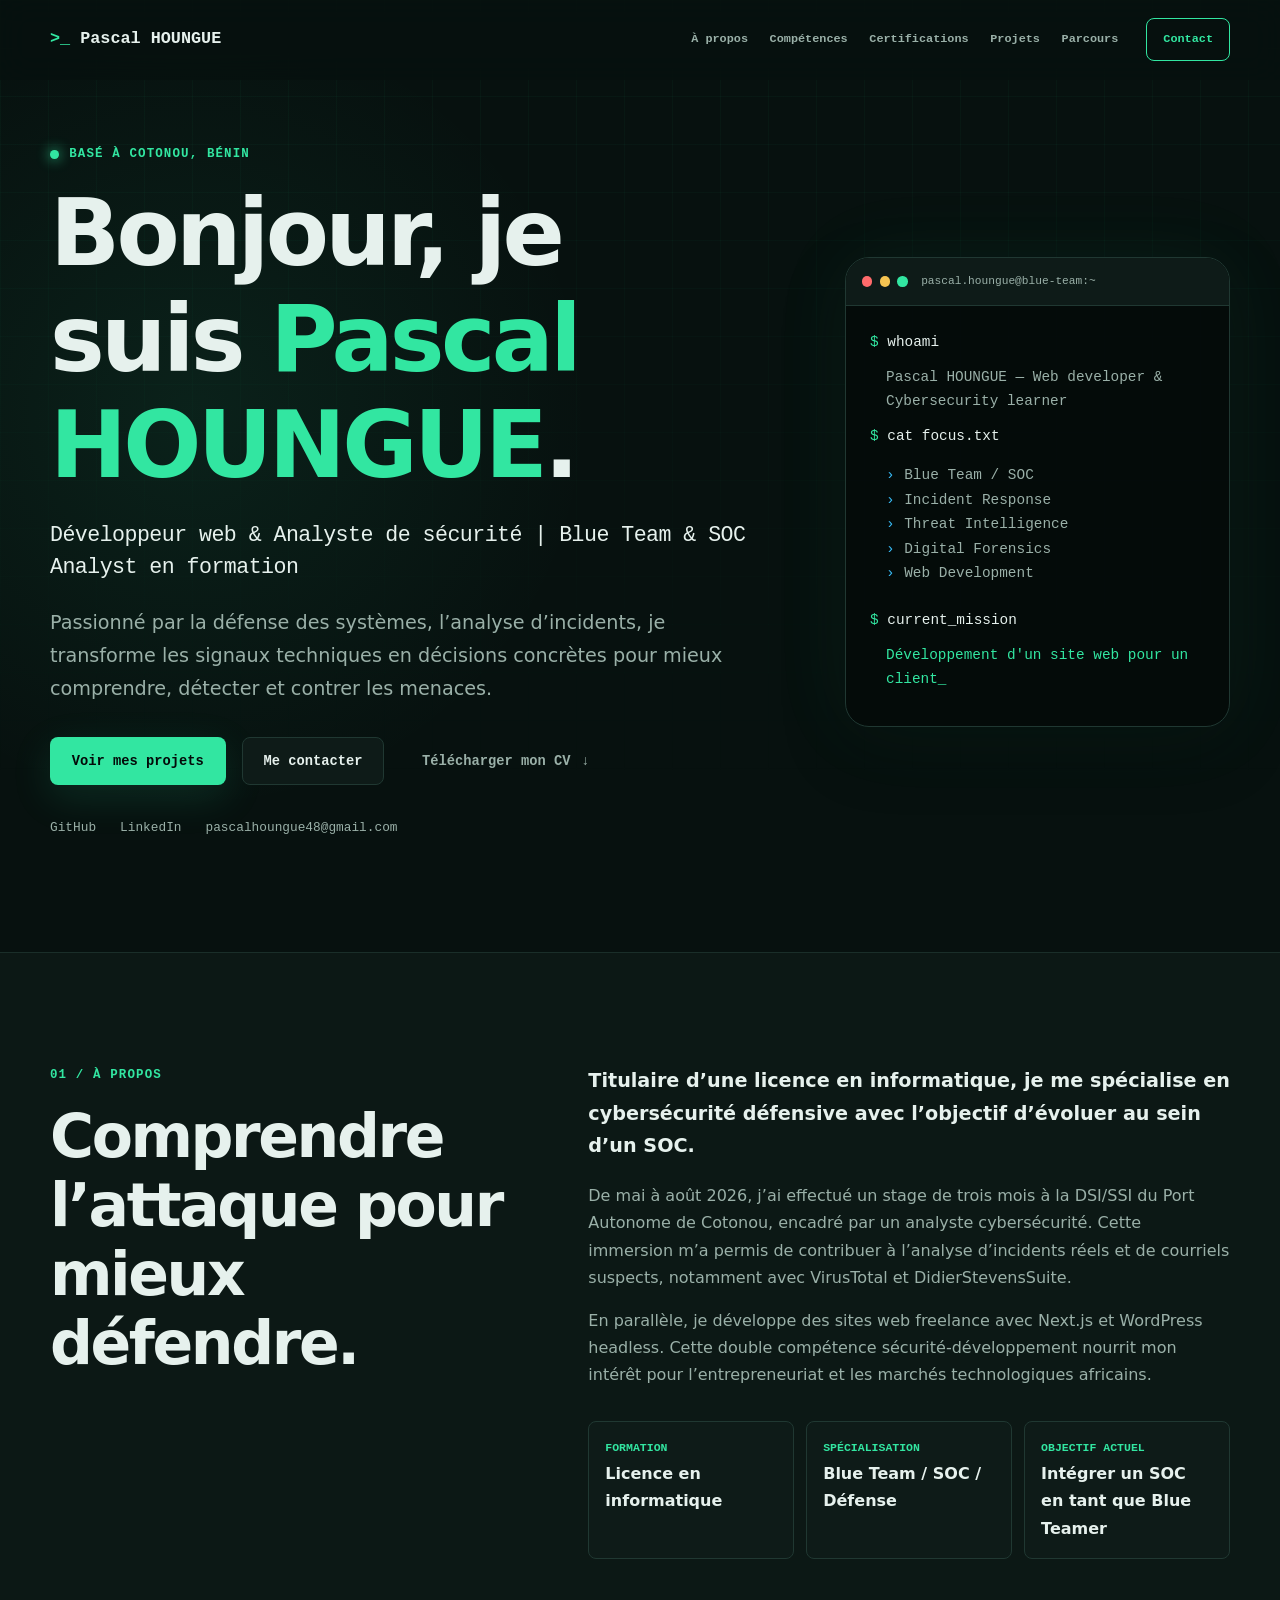
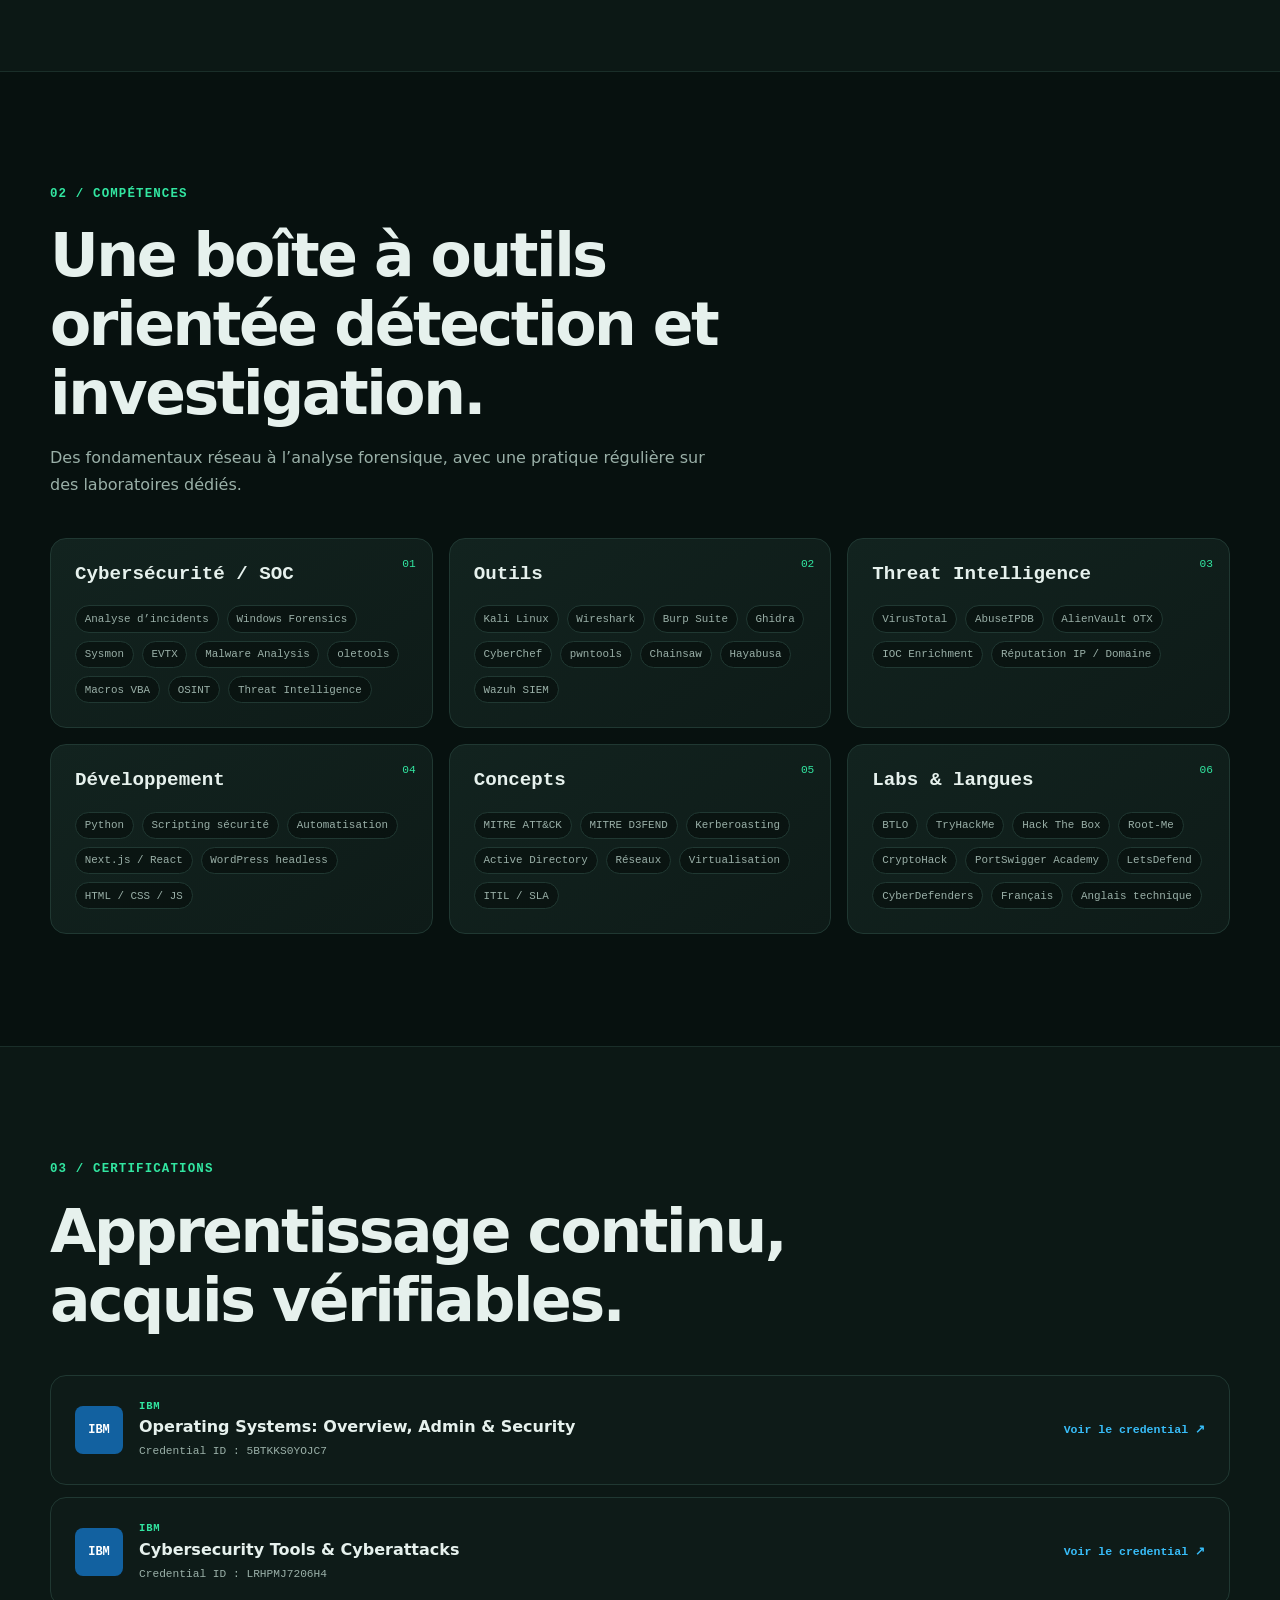
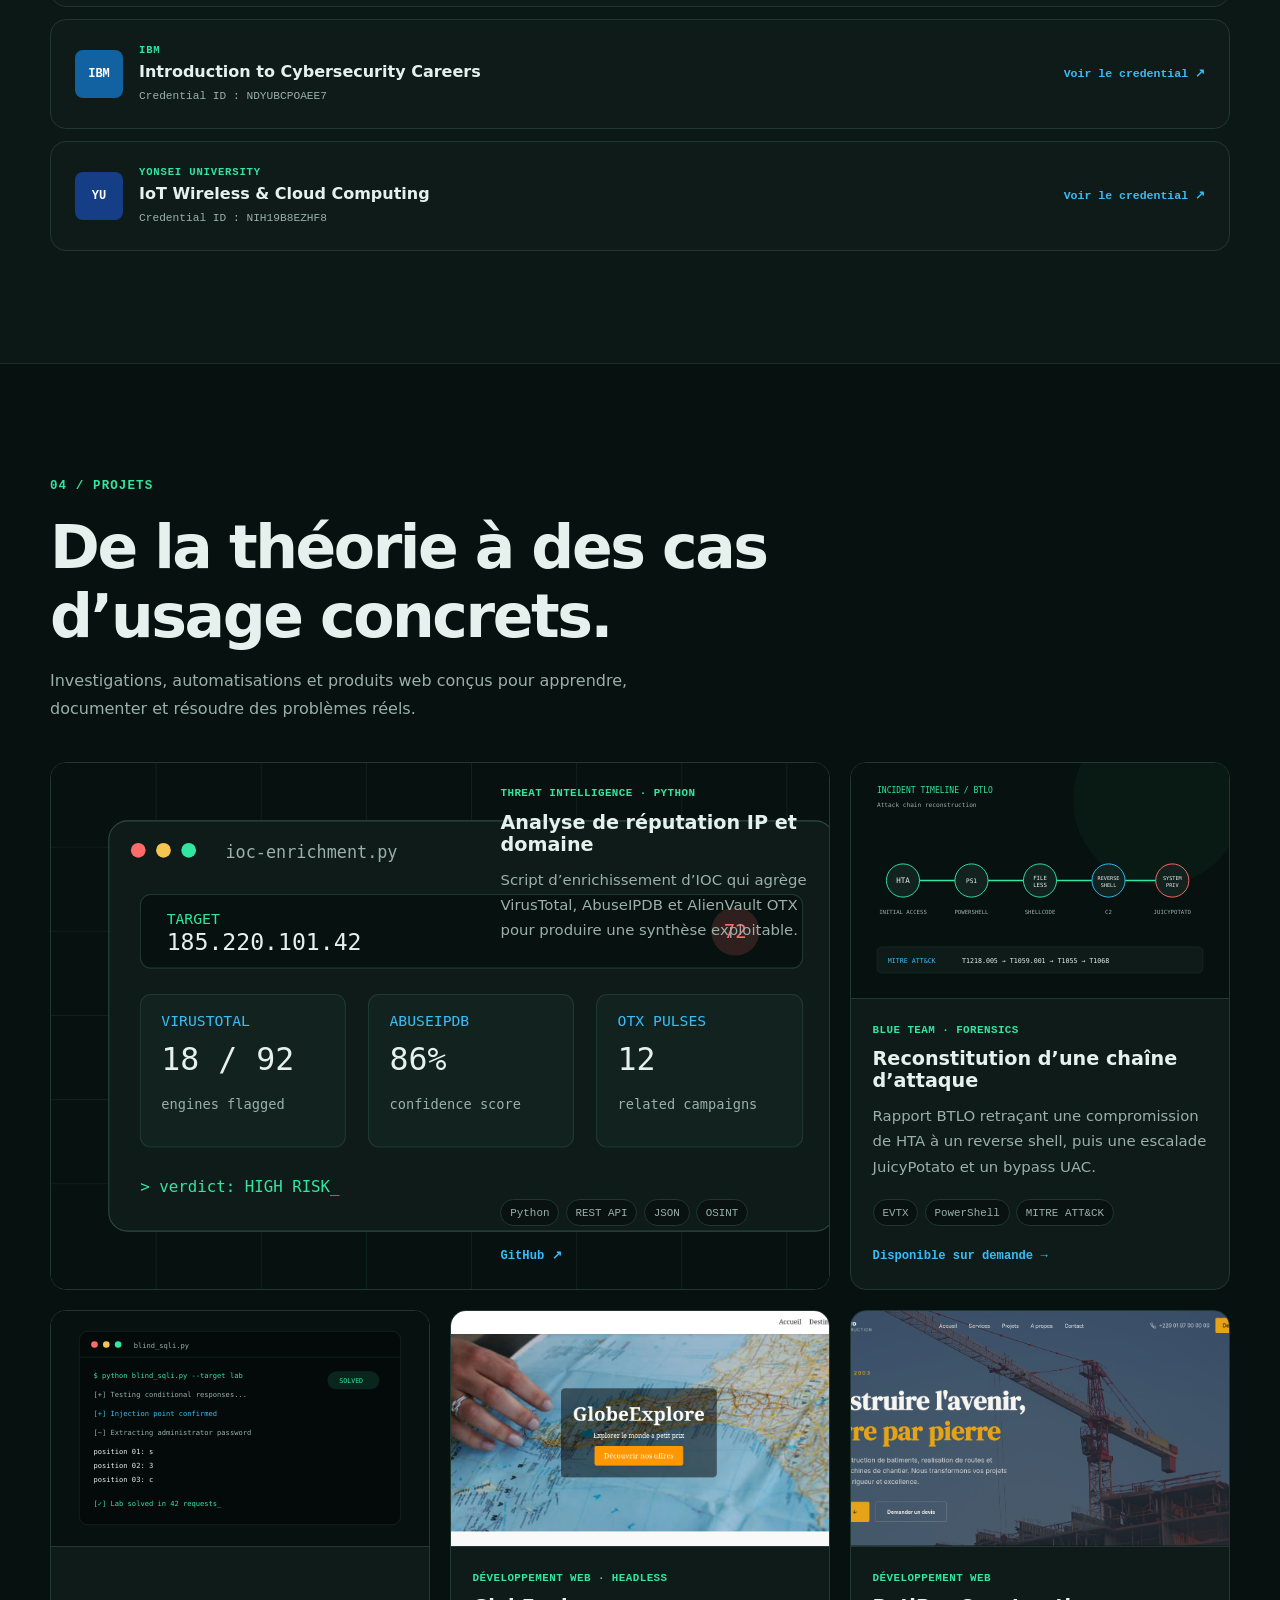
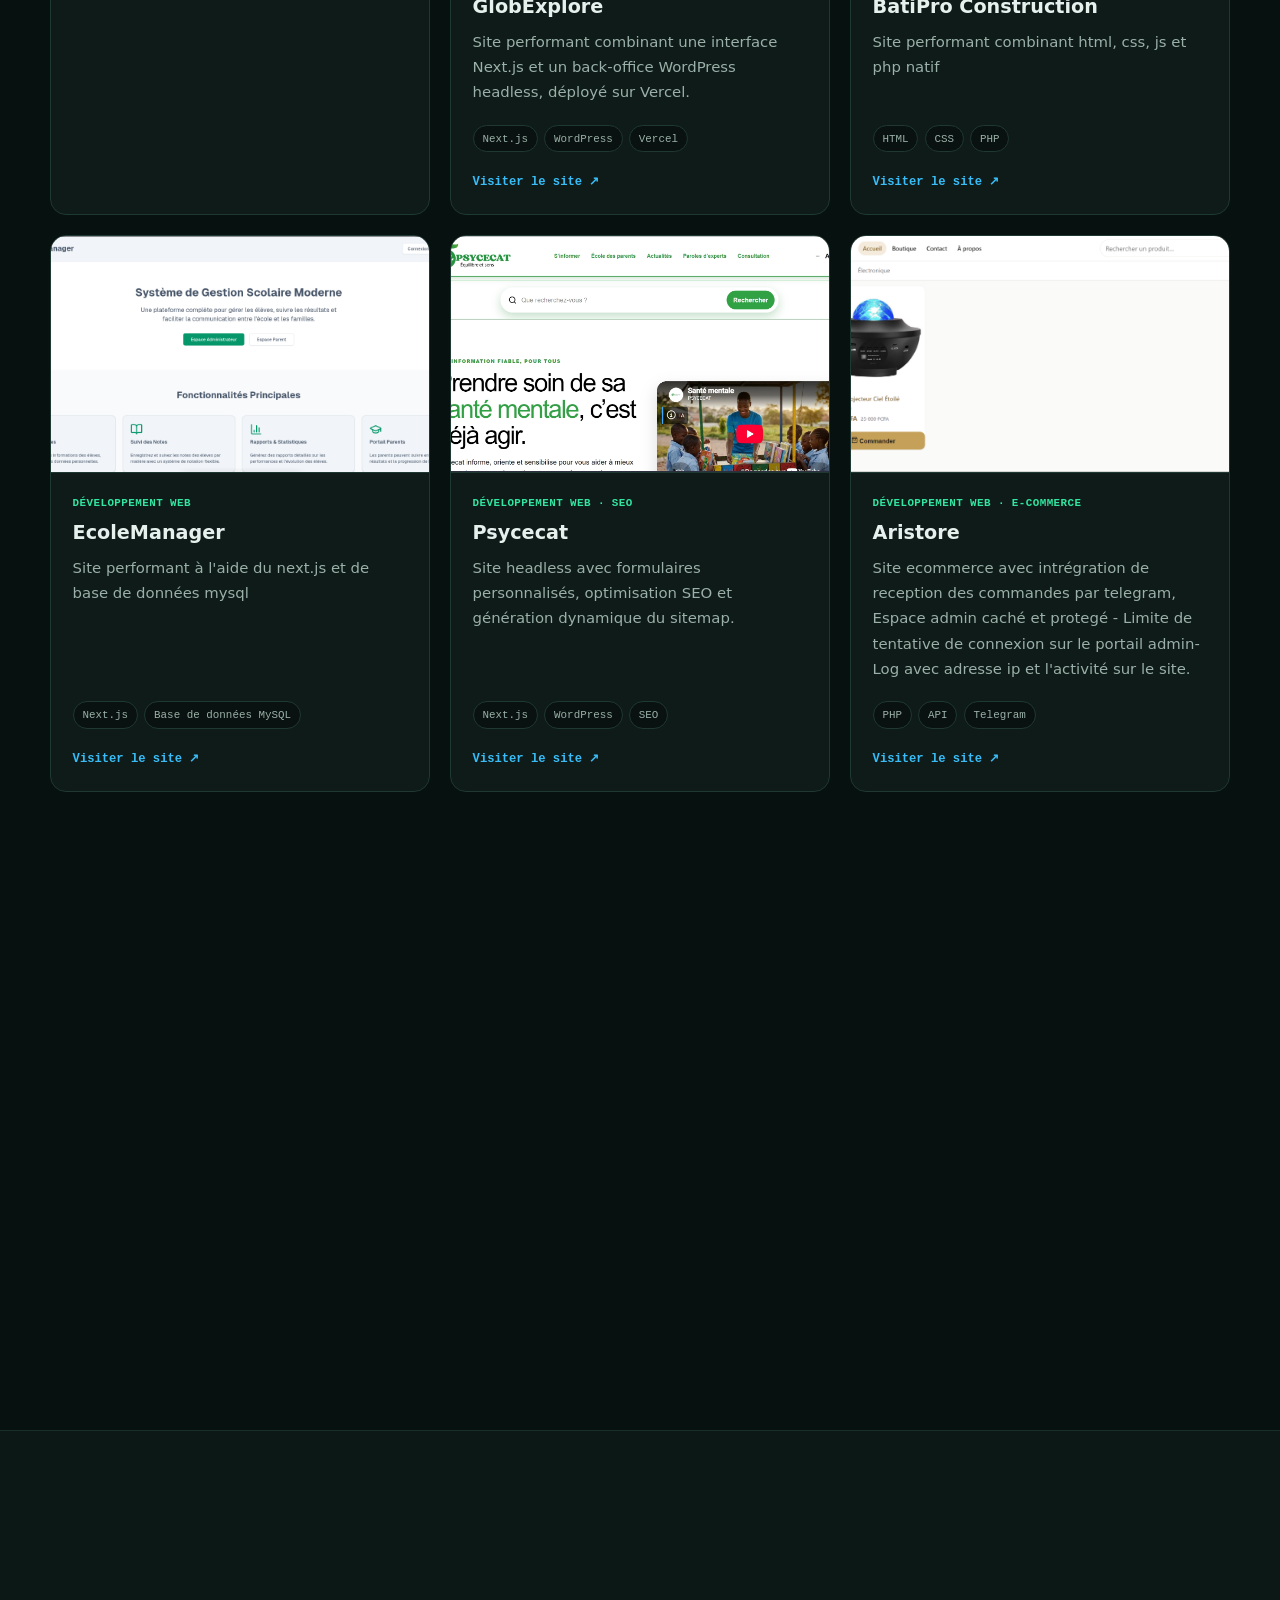
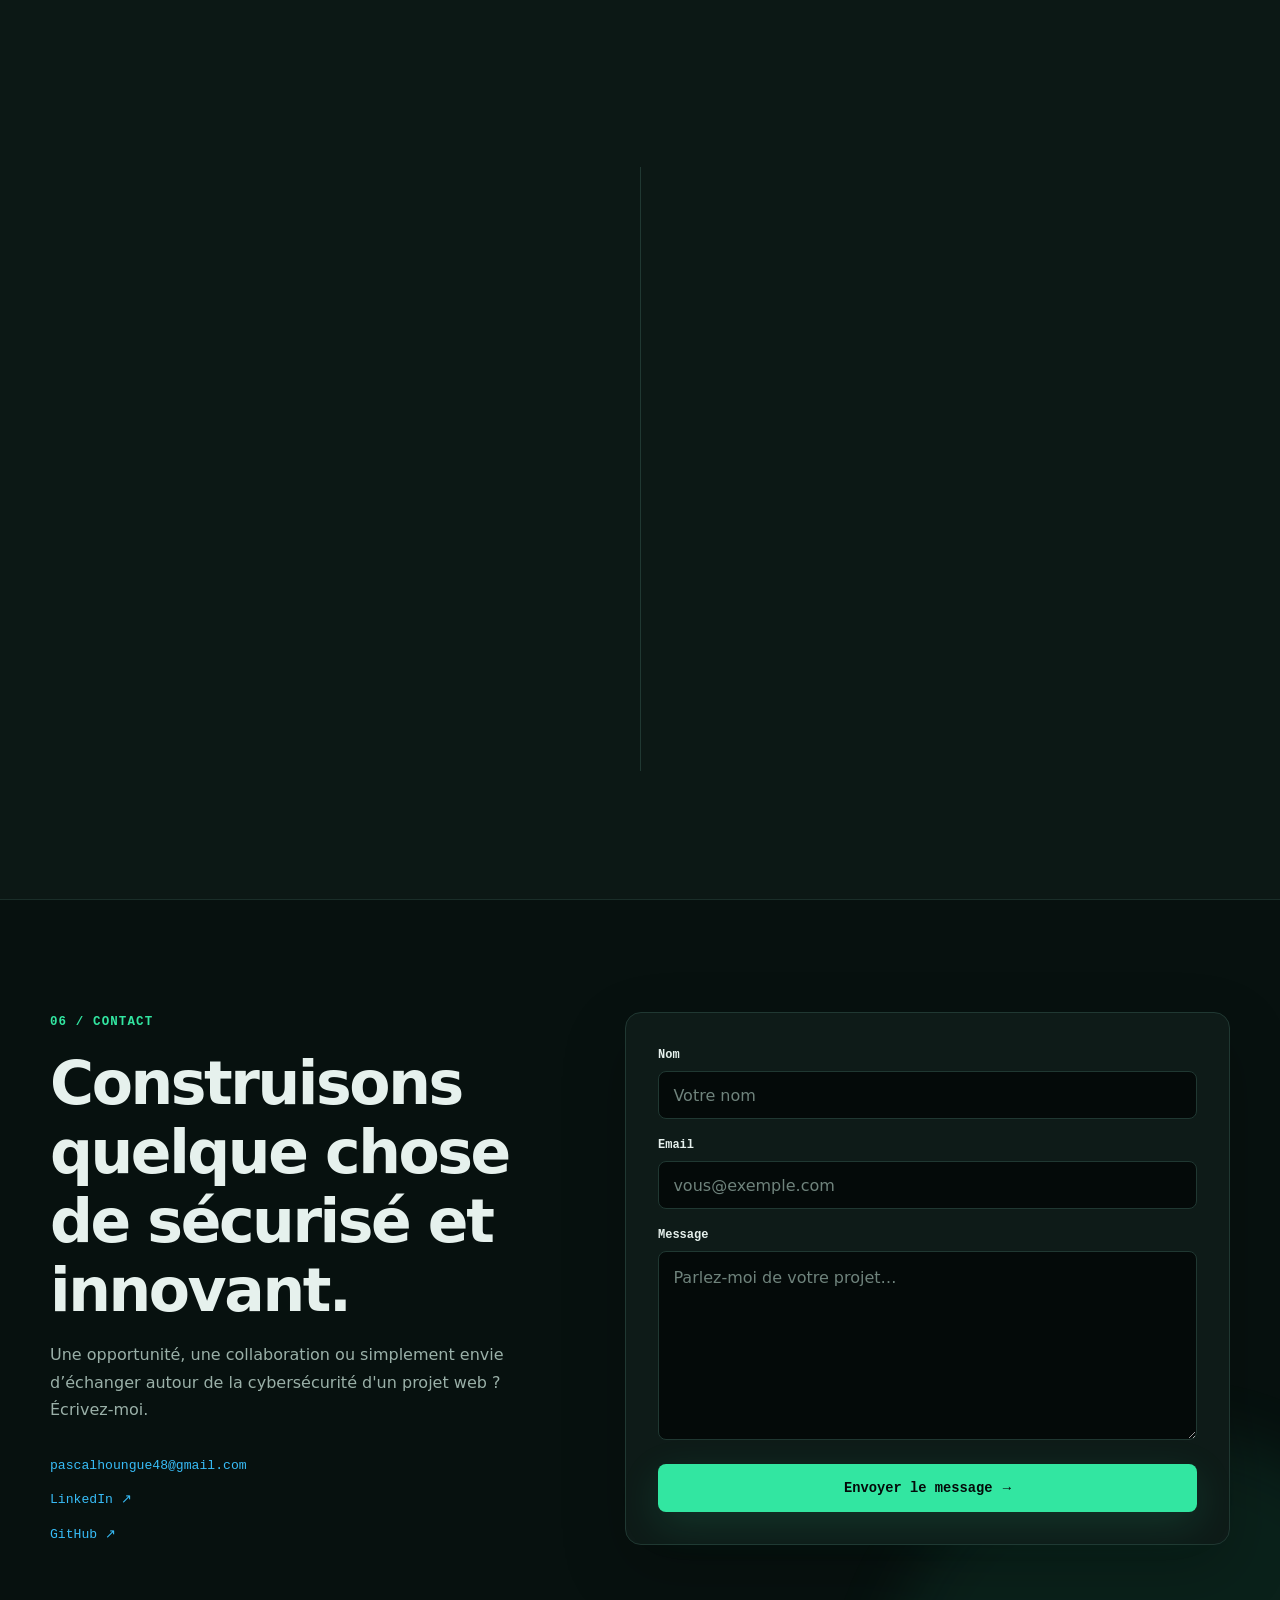
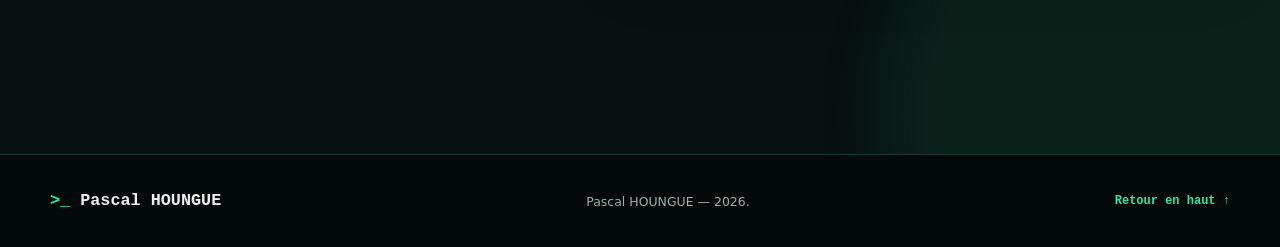
<file: index.html>
<!doctype html>
<html lang="fr">
  <head>
    <meta charset="UTF-8">
    <meta name="viewport" content="width=device-width, initial-scale=1.0">
    <meta
      name="description"
      content="Portfolio de Pascal HOUNGUE, développeur web & analyste cybersécurité Blue Team et SOC."
    >
    <meta name="theme-color" content="#07110f">
    <meta property="og:title" content="Développeur web — Cybersécurité, Blue Team & SOC">
    <meta
      property="og:description"
      content="Projets, compétences et parcours de Pascal en cybersécurité défensive."
    >
    <meta property="og:type" content="website">
    <title>Pascal HOUNGUE Développeur web | Cybersécurité, Blue Team & SOC</title>
    <link rel="icon" href="assets/icons/favicon.svg" type="image/svg+xml">
    <script>document.documentElement.classList.add("js");</script>
    <link rel="stylesheet" href="css/style.css">
    <script src="js/script.js" defer></script>
  </head>
  <body>
    <a class="skip-link" href="#contenu">Aller au contenu</a>

    <header class="site-header" id="accueil">
      <nav class="container navbar" aria-label="Navigation principale">
        <a class="brand" href="#accueil" aria-label="Pascal HOUNGUE, retour à l’accueil">
          <span aria-hidden="true">&gt;_</span> Pascal HOUNGUE
        </a>

        <button
          class="nav-toggle"
          type="button"
          aria-expanded="false"
          aria-controls="nav-menu"
          aria-label="Ouvrir le menu"
        >
          <span></span>
          <span></span>
          <span></span>
        </button>

        <div class="nav-menu" id="nav-menu">
          <a href="#a-propos">À propos</a>
          <a href="#competences">Compétences</a>
          <a href="#certifications">Certifications</a>
          <a href="#projets">Projets</a>
          <a href="#parcours">Parcours</a>
          <a class="nav-cta" href="#contact">Contact</a>
        </div>
      </nav>
    </header>

    <main id="contenu">
      <section class="hero section" aria-labelledby="hero-title">
        <div class="hero-grid container">
          <div class="hero-copy reveal">
            <p class="eyebrow"><span class="status-dot"></span> Basé à Cotonou, Bénin</p>
            <h1 id="hero-title">
              Bonjour, je suis <span>Pascal HOUNGUE</span>.
              <small
                class="typing-line"
                data-text="Développeur web & Analyste de sécurité | Blue Team & SOC Analyst en formation"
              >
                Développeur web & Analyste de sécurité | Blue Team & SOC Analyst
              </small>
            </h1>
            <p class="hero-lead">
              Passionné par la défense des systèmes, l’analyse d’incidents,
              je transforme les signaux techniques en décisions concrètes pour mieux
              comprendre, détecter et contrer les menaces.
            </p>

            <div class="hero-actions">
              <a class="button button-primary" href="#projets">Voir mes projets</a>
              <a class="button button-secondary" href="#contact">Me contacter</a>
              <a
                class="button button-text"
                href="assets/cv/pascal-cv.pdf"
                download
                aria-label="Télécharger le CV de Pascal au format PDF"
              >
                Télécharger mon CV <span aria-hidden="true">↓</span>
              </a>
            </div>

            <div class="social-links" aria-label="Réseaux et contact">
              <a
                href="https://github.com/votre-profil"
                target="_blank"
                rel="noopener noreferrer"
                aria-label="Profil GitHub de Pascal HOUNGUE"
              >
                GitHub
              </a>
              <a
                href="https://www.linkedin.com/in/votre-profil/"
                target="_blank"
                rel="noopener noreferrer"
                aria-label="Profil LinkedIn de Pascal HOUNGUE"
              >
                LinkedIn
              </a>
              <a href="mailto:pascalhoungue48@gmail.com">pascalhoungue48@gmail.com</a>
            </div>
          </div>

          <aside class="terminal-card reveal" aria-label="Résumé du profil">
            <div class="terminal-bar" aria-hidden="true">
              <span></span><span></span><span></span>
              <p>pascal.houngue@blue-team:~</p>
            </div>
            <div class="terminal-body">
              <p><span class="prompt">$</span> whoami</p>
              <p class="terminal-output">Pascal HOUNGUE — Web developer & Cybersecurity learner</p>
              <p><span class="prompt">$</span> cat focus.txt</p>
              <ul class="terminal-output">
                <li>Blue Team / SOC</li>
                <li>Incident Response</li>
                <li>Threat Intelligence</li>
                <li>Digital Forensics</li>
                <li>Web Development</li>
              </ul>
              <p><span class="prompt">$</span> current_mission</p>
              <p class="terminal-output accent">Développement d'un site web pour un client_</p>
            </div>
          </aside>
        </div>
      </section>

      <section class="section section-muted" id="a-propos" aria-labelledby="about-title">
        <div class="container about-grid">
          <div class="section-heading reveal">
            <p class="eyebrow">01 / À propos</p>
            <h2 id="about-title">Comprendre l’attaque pour mieux défendre.</h2>
          </div>

          <div class="about-content reveal">
            <p class="lead">
              Titulaire d’une licence en informatique, je me spécialise en cybersécurité
              défensive avec l’objectif d’évoluer au sein d’un SOC.
            </p>
            <p>
              De mai à août 2026, j’ai effectué un stage de trois mois à la DSI/SSI du
              Port Autonome de Cotonou, encadré par un analyste cybersécurité. Cette
              immersion m’a permis de contribuer à l’analyse d’incidents réels et de
              courriels suspects, notamment avec VirusTotal et DidierStevensSuite.
            </p>
            <p>
              En parallèle, je développe des sites web freelance avec Next.js et
              WordPress headless. Cette double compétence sécurité-développement nourrit
              mon intérêt pour l’entrepreneuriat et les marchés technologiques africains.
            </p>

            <dl class="profile-facts">
              <div>
                <dt>Formation</dt>
                <dd>Licence en informatique</dd>
              </div>
              <div>
                <dt>Spécialisation</dt>
                <dd>Blue Team / SOC / Défense</dd>
              </div>
              <div>
                <dt>Objectif actuel</dt>
                <dd>Intégrer un SOC en tant que Blue Teamer</dd>
              </div>
            </dl>
          </div>
        </div>
      </section>

      <section class="section" id="competences" aria-labelledby="skills-title">
        <div class="container">
          <div class="section-heading reveal">
            <p class="eyebrow">02 / Compétences</p>
            <h2 id="skills-title">Une boîte à outils orientée détection et investigation.</h2>
            <p>
              Des fondamentaux réseau à l’analyse forensique, avec une pratique régulière
              sur des laboratoires dédiés.
            </p>
          </div>

          <div class="skills-grid">
            <article class="skill-card reveal">
              <span class="card-index">01</span>
              <h3>Cybersécurité / SOC</h3>
              <div class="tag-list">
                <span>Analyse d’incidents</span>
                <span>Windows Forensics</span>
                <span>Sysmon</span>
                <span>EVTX</span>
                <span>Malware Analysis</span>
                <span>oletools</span>
                <span>Macros VBA</span>
                <span>OSINT</span>
                <span>Threat Intelligence</span>
              </div>
            </article>

            <article class="skill-card reveal">
              <span class="card-index">02</span>
              <h3>Outils</h3>
              <div class="tag-list">
                <span>Kali Linux</span>
                <span>Wireshark</span>
                <span>Burp Suite</span>
                <span>Ghidra</span>
                <span>CyberChef</span>
                <span>pwntools</span>
                <span>Chainsaw</span>
                <span>Hayabusa</span>
                <span>Wazuh SIEM</span>
              </div>
            </article>

            <article class="skill-card reveal">
              <span class="card-index">03</span>
              <h3>Threat Intelligence</h3>
              <div class="tag-list">
                <span>VirusTotal</span>
                <span>AbuseIPDB</span>
                <span>AlienVault OTX</span>
                <span>IOC Enrichment</span>
                <span>Réputation IP / Domaine</span>
              </div>
            </article>

            <article class="skill-card reveal">
              <span class="card-index">04</span>
              <h3>Développement</h3>
              <div class="tag-list">
                <span>Python</span>
                <span>Scripting sécurité</span>
                <span>Automatisation</span>
                <span>Next.js / React</span>
                <span>WordPress headless</span>
                <span>HTML / CSS / JS</span>
              </div>
            </article>

            <article class="skill-card reveal">
              <span class="card-index">05</span>
              <h3>Concepts</h3>
              <div class="tag-list">
                <span>MITRE ATT&amp;CK</span>
                <span>MITRE D3FEND</span>
                <span>Kerberoasting</span>
                <span>Active Directory</span>
                <span>Réseaux</span>
                <span>Virtualisation</span>
                <span>ITIL / SLA</span>
              </div>
            </article>

            <article class="skill-card reveal">
              <span class="card-index">06</span>
              <h3>Labs &amp; langues</h3>
              <div class="tag-list">
                <span>BTLO</span>
                <span>TryHackMe</span>
                <span>Hack The Box</span>
                <span>Root-Me</span>
                <span>CryptoHack</span>
                <span>PortSwigger Academy</span>
                <span>LetsDefend</span>
                <span>CyberDefenders</span>
                <span>Français</span>
                <span>Anglais technique</span>
              </div>
            </article>
          </div>
        </div>
      </section>

      <section
        class="section section-muted"
        id="certifications"
        aria-labelledby="certifications-title"
      >
        <div class="container">
          <div class="section-heading reveal">
            <p class="eyebrow">03 / Certifications</p>
            <h2 id="certifications-title">Apprentissage continu, acquis vérifiables.</h2>
          </div>

          <div class="certification-list">
            <article class="certification-card reveal">
              <div class="certification-icon" aria-hidden="true">IBM</div>
              <div>
                <p class="certification-provider">IBM</p>
                <h3>Operating Systems: Overview, Admin &amp; Security</h3>
                <p>Credential ID : 5BTKKS0YOJC7</p>
              </div>
              <a
                href="https://coursera.org/verify/5BTKKS0YOJC7"
                target="_blank"
                rel="noopener noreferrer"
              >
                Voir le credential <span aria-hidden="true">↗</span>
              </a>
            </article>

            <article class="certification-card reveal">
              <div class="certification-icon" aria-hidden="true">IBM</div>
              <div>
                <p class="certification-provider">IBM</p>
                <h3>Cybersecurity Tools &amp; Cyberattacks</h3>
                <p>Credential ID : LRHPMJ7206H4</p>
              </div>
              <a
                href="https://coursera.org/verify/LRHPMJ7206H4"
                target="_blank"
                rel="noopener noreferrer"
              >
                Voir le credential <span aria-hidden="true">↗</span>
              </a>
            </article>

            <article class="certification-card reveal">
              <div class="certification-icon" aria-hidden="true">IBM</div>
              <div>
                <p class="certification-provider">IBM</p>
                <h3>Introduction to Cybersecurity Careers</h3>
                <p>Credential ID : NDYUBCPOAEE7</p>
              </div>
              <a
                href="https://coursera.org/verify/NDYUBCPOAEE7"
                target="_blank"
                rel="noopener noreferrer"
              >
                Voir le credential <span aria-hidden="true">↗</span>
              </a>
            </article>

            <article class="certification-card reveal">
              <div class="certification-icon university-icon" aria-hidden="true">YU</div>
              <div>
                <p class="certification-provider">Yonsei University</p>
                <h3>IoT Wireless &amp; Cloud Computing</h3>
                <p>Credential ID : NIH19B8EZHF8</p>
              </div>
              <a
                href="https://coursera.org/verify/NIH19B8EZHF8"
                target="_blank"
                rel="noopener noreferrer"
              >
                Voir le credential <span aria-hidden="true">↗</span>
              </a>
            </article>
          </div>
        </div>
      </section>

      <section class="section" id="projets" aria-labelledby="projects-title">
        <div class="container">
          <div class="section-heading reveal">
            <p class="eyebrow">04 / Projets</p>
            <h2 id="projects-title">De la théorie à des cas d’usage concrets.</h2>
            <p>
              Investigations, automatisations et produits web conçus pour apprendre,
              documenter et résoudre des problèmes réels.
            </p>
          </div>

          <div class="projects-grid">
            <article class="project-card project-featured reveal">
              <div class="project-image">
                <img
                  src="assets/images/projects/threat-intel.svg"
                  alt="Aperçu stylisé d’un tableau de bord de threat intelligence"
                  width="800"
                  height="500"
                  loading="lazy"
                >
              </div>
              <div class="project-content">
                <p class="project-type">Threat Intelligence · Python</p>
                <h3>Analyse de réputation IP et domaine</h3>
                <p>
                  Script d’enrichissement d’IOC qui agrège VirusTotal, AbuseIPDB et
                  AlienVault OTX pour produire une synthèse exploitable.
                </p>
                <ul class="project-stack" aria-label="Technologies utilisées">
                  <li>Python</li>
                  <li>REST API</li>
                  <li>JSON</li>
                  <li>OSINT</li>
                </ul>
                <div class="project-links">
                  <a href="https://github.com/Houngue15/IPscan" target="_blank" rel="noopener noreferrer">
                    GitHub <span aria-hidden="true">↗</span>
                  </a>
                </div>
              </div>
            </article>

            <article class="project-card reveal">
              <div class="project-image">
                <img
                  src="assets/images/projects/btlo-analysis.svg"
                  alt="Aperçu stylisé d’une chaîne d’attaque analysée"
                  width="800"
                  height="500"
                  loading="lazy"
                >
              </div>
              <div class="project-content">
                <p class="project-type">Blue Team · Forensics</p>
                <h3>Reconstitution d’une chaîne d’attaque</h3>
                <p>
                  Rapport BTLO retraçant une compromission de HTA à un reverse shell,
                  puis une escalade JuicyPotato et un bypass UAC.
                </p>
                <ul class="project-stack" aria-label="Technologies utilisées">
                  <li>EVTX</li>
                  <li>PowerShell</li>
                  <li>MITRE ATT&amp;CK</li>
                </ul>
                <div class="project-links">
                  <a href="#contact">
                    Disponible sur demande <span aria-hidden="true">→</span>
                  </a>
                </div>
              </div>
            </article>

            <article class="project-card reveal">
              <div class="project-image">
                <img
                  src="assets/images/projects/sqli-lab.svg"
                  alt="Aperçu stylisé d’un terminal exécutant un laboratoire SQL"
                  width="800"
                  height="500"
                  loading="lazy"
                >
              </div>
            </article>
            
            <article class="project-card reveal">
              <a class="project-image" href="#" target="_blank" rel="noopener noreferrer" aria-label="Voir le site GlobExplore">
                <img src="assets/images/projects/globexplore.png" alt="Aperçu stylisé du site GlobExplore" width="800" height="500"
                  loading="lazy">
              </a>
              <div class="project-content">
                <p class="project-type">Développement web · Headless</p>
                <h3>GlobExplore</h3>
                <p>
                  Site performant combinant une interface Next.js et un back-office
                  WordPress headless, déployé sur Vercel.
                </p>
                <ul class="project-stack" aria-label="Technologies utilisées">
                  <li>Next.js</li>
                  <li>WordPress</li>
                  <li>Vercel</li>
                </ul>
                <div class="project-links">
                  <a href="#" target="_blank" rel="noopener noreferrer">
                    Visiter le site <span aria-hidden="true">↗</span>
                  </a>
                </div>
              </div>
            </article>
            
            <article class="project-card reveal">
              <a class="project-image" href="#" target="_blank" rel="noopener noreferrer"
                aria-label="Voir le site Batipro Construction">
                <img src="assets/images/projects/batipro.png" alt="Aperçu stylisé du site Batipro Construction" width="800"
                  height="500" loading="lazy">
              </a>
                  <div class="project-content">
                    <p class="project-type">Développement web</p>
                    <h3>BatiPro Construction</h3>
                <p>
                  Site performant combinant html, css, js et php natif
                </p>
                <ul class="project-stack" aria-label="Technologies utilisées">
                  <li>HTML</li>
                  <li>CSS</li>
                  <li>PHP</li>
                </ul>
                <div class="project-links">
                  <a href="#" target="_blank" rel="noopener noreferrer">
                    Visiter le site <span aria-hidden="true">↗</span>
                  </a>
                </div>
              </div>
            </article>

            <article class="project-card reveal">
              <a
                class="project-image"
                href="#"
                target="_blank"
                rel="noopener noreferrer"
                aria-label="Voir le site Batipro Construction"
              >
                <img
                  src="assets/images/projects/ecolemanager.png"
                  alt="Aperçu stylisé du site EcoleManager"
                  width="800"
                  height="500"
                  loading="lazy"
                >
              </a>
              <div class="project-content">
                <p class="project-type">Développement web</p>
                <h3>EcoleManager</h3>
                <p>
                    Site performant à l'aide du next.js et de base de données mysql
                </p>
                <ul class="project-stack" aria-label="Technologies utilisées">
                  <li>Next.js</li>
                  <li>Base de données MySQL</li>
                </ul>
                <div class="project-links">
                  <a href="#" target="_blank" rel="noopener noreferrer">
                    Visiter le site <span aria-hidden="true">↗</span>
                  </a>
                </div>
              </div>
            </article>

            <article class="project-card reveal">
              <a
                class="project-image"
                href="https://psycecat.com"
                target="_blank"
                rel="noopener noreferrer"
                aria-label="Voir le site Psycecat"
              >
                <img
                  src="assets/images/projects/psycecat.png"
                  alt="Aperçu stylisé du site Psycecat"
                  width="800"
                  height="500"
                  loading="lazy"
                >
              </a>
              <div class="project-content">
                <p class="project-type">Développement web · SEO</p>
                <h3>Psycecat</h3>
                <p>
                  Site headless avec formulaires personnalisés, optimisation SEO et
                  génération dynamique du sitemap.
                </p>
                <ul class="project-stack" aria-label="Technologies utilisées">
                  <li>Next.js</li>
                  <li>WordPress</li>
                  <li>SEO</li>
                </ul>
                <div class="project-links">
                  <a href="https://psycecat.com" target="_blank" rel="noopener noreferrer">
                    Visiter le site <span aria-hidden="true">↗</span>
                  </a>
                </div>
              </div>
            </article>

           <article class="project-card reveal">
              <a
                class="project-image"
                href="https://ari-store.alwaysdata.net/"
                target="_blank"
                rel="noopener noreferrer"
                aria-label="Voir le site Aristore"
              >
                <img
                  src="assets/images/projects/aristore.png"
                  alt="Aperçu du site Aristore"
                  width="800"
                  height="500"
                  loading="lazy"
                >
              </a>
              <div class="project-content">
                <p class="project-type">Développement web · E-commerce</p>
                <h3>Aristore</h3>
                <p>
                  Site ecommerce avec intrégration de reception des commandes par telegram, Espace admin caché et protegé - Limite de tentative de connexion sur le portail admin- Log avec adresse ip et l'activité sur le site.
                </p>
                <ul class="project-stack" aria-label="Technologies utilisées">
                  <li>PHP</li>
                  <li>API</li>
                  <li>Telegram</li>
                </ul>
                <div class="project-links">
                  <a href="https://ari-store.alwaysdata.net/" target="_blank" rel="noopener noreferrer">
                    Visiter le site <span aria-hidden="true">↗</span>
                  </a>
                </div>
              </div>
            </article>

            <article class="project-card reveal">
              <div class="project-image">
                <img
                  src="assets/images/projects/wazuh-siem.svg"
                  alt="Aperçu stylisé d’une plateforme SIEM Wazuh"
                  width="800"
                  height="500"
                  loading="lazy"
                >
              </div>
              <div class="project-content">
                <p class="project-type">SOC Lab · SIEM</p>
                <h3>Plateforme Wazuh virtualisée</h3>
                <p>
                  Déploiement d’un environnement SIEM pour centraliser les événements,
                  expérimenter les règles de détection et suivre les alertes.
                </p>
                <ul class="project-stack" aria-label="Technologies utilisées">
                  <li>Wazuh</li>
                  <li>Virtualisation</li>
                  <li>Sysmon</li>
                </ul>
                <div class="project-links">
                  <a href="#contact">
                    Disponible sur demande <span aria-hidden="true">→</span>
                  </a>
                </div>
              </div>
            </article>
          </div>
        </div>
      </section>

      <section class="section section-muted" id="parcours" aria-labelledby="journey-title">
        <div class="container">
          <div class="section-heading reveal">
            <p class="eyebrow">05 / Parcours</p>
            <h2 id="journey-title">Une progression guidée par la pratique.</h2>
          </div>

          <ol class="timeline">
            <li class="timeline-item reveal">
              <div class="timeline-marker" aria-hidden="true"></div>
              <div class="timeline-content">
                <p>Fondations</p>
                <h3>Licence en informatique</h3>
                <p>
                  Acquisition des fondamentaux en développement, systèmes, réseaux et
                  bases de données.
                </p>
              </div>
            </li>
            <li class="timeline-item reveal">
              <div class="timeline-marker" aria-hidden="true"></div>
              <div class="timeline-content">
                <p>11 mai — 10 août 2026</p>
                <h3>Stage DSI/SSI · Port Autonome de Cotonou</h3>
                <p>
                  Immersion de trois mois en analyse d’incidents et investigation de
                  courriels suspects, sous l’encadrement d’un analyste cybersécurité.
                </p>
              </div>
            </li>
            <li class="timeline-item reveal">
              <div class="timeline-marker" aria-hidden="true"></div>
              <div class="timeline-content">
                <p>2026</p>
                <h3>Certifications IBM &amp; Coursera</h3>
                <p>
                  Consolidation des connaissances en systèmes d’exploitation, outils de
                  cybersécurité, cyberattaques et cloud computing.
                </p>
              </div>
            </li>
          </ol>
        </div>
      </section>

      <section class="section contact-section" id="contact" aria-labelledby="contact-title">
        <div class="container contact-grid">
          <div class="contact-copy reveal">
            <p class="eyebrow">06 / Contact</p>
            <h2 id="contact-title">Construisons quelque chose de sécurisé et innovant.</h2>
            <p>
              Une opportunité, une collaboration ou simplement envie d’échanger autour
              de la cybersécurité d'un projet web ? Écrivez-moi.
            </p>
            <div class="contact-links">
              <a href="mailto:pascalhoungue48@gmail.com">pascalhoungue48@gmail.com</a>
              <a
                href="https://www.linkedin.com/in/pascal-houngue-ab1554372/"
                target="_blank"
                rel="noopener noreferrer"
              >
                LinkedIn <span aria-hidden="true">↗</span>
              </a>
              <a
                href="https://github.com/Houngue15"
                target="_blank"
                rel="noopener noreferrer"
              >
                GitHub <span aria-hidden="true">↗</span>
              </a>
            </div>
          </div>

          <form
            class="contact-form reveal"
            id="contact-form"
            action="https://formspree.io/f/mgaelqrv"
            method="POST"
            
            
          >
            <div class="form-field">
              <label for="name">Nom</label>
              <input
                type="text"
                id="name"
                name="name"
                autocomplete="name"
                placeholder="Votre nom"
                required
              >
            </div>
            <div class="form-field">
              <label for="email">Email</label>
              <input
                type="email"
                id="email"
                name="email"
                autocomplete="email"
                placeholder="vous@exemple.com"
                required
              >
            </div>
            <div class="form-field">
              <label for="message">Message</label>
              <textarea
                id="message"
                name="message"
                rows="6"
                placeholder="Parlez-moi de votre projet…"
                required
              ></textarea>
            </div>
            <button class="button button-primary" type="submit">
              Envoyer le message <span aria-hidden="true">→</span>
            </button>
          </form>
          <p class="form-note" id="form-note">
            
            </p>
        </div>
      </section>
    </main>

    <footer class="site-footer">
      <div class="container footer-inner">
        <a class="brand" href="#accueil"><span aria-hidden="true">&gt;_</span> Pascal HOUNGUE</a>
        <p>Pascal HOUNGUE — <span id="current-year">2026</span>.</p>
        <a href="#accueil">Retour en haut <span aria-hidden="true">↑</span></a>
      </div>
    </footer>
  </body>
</html>
</file>
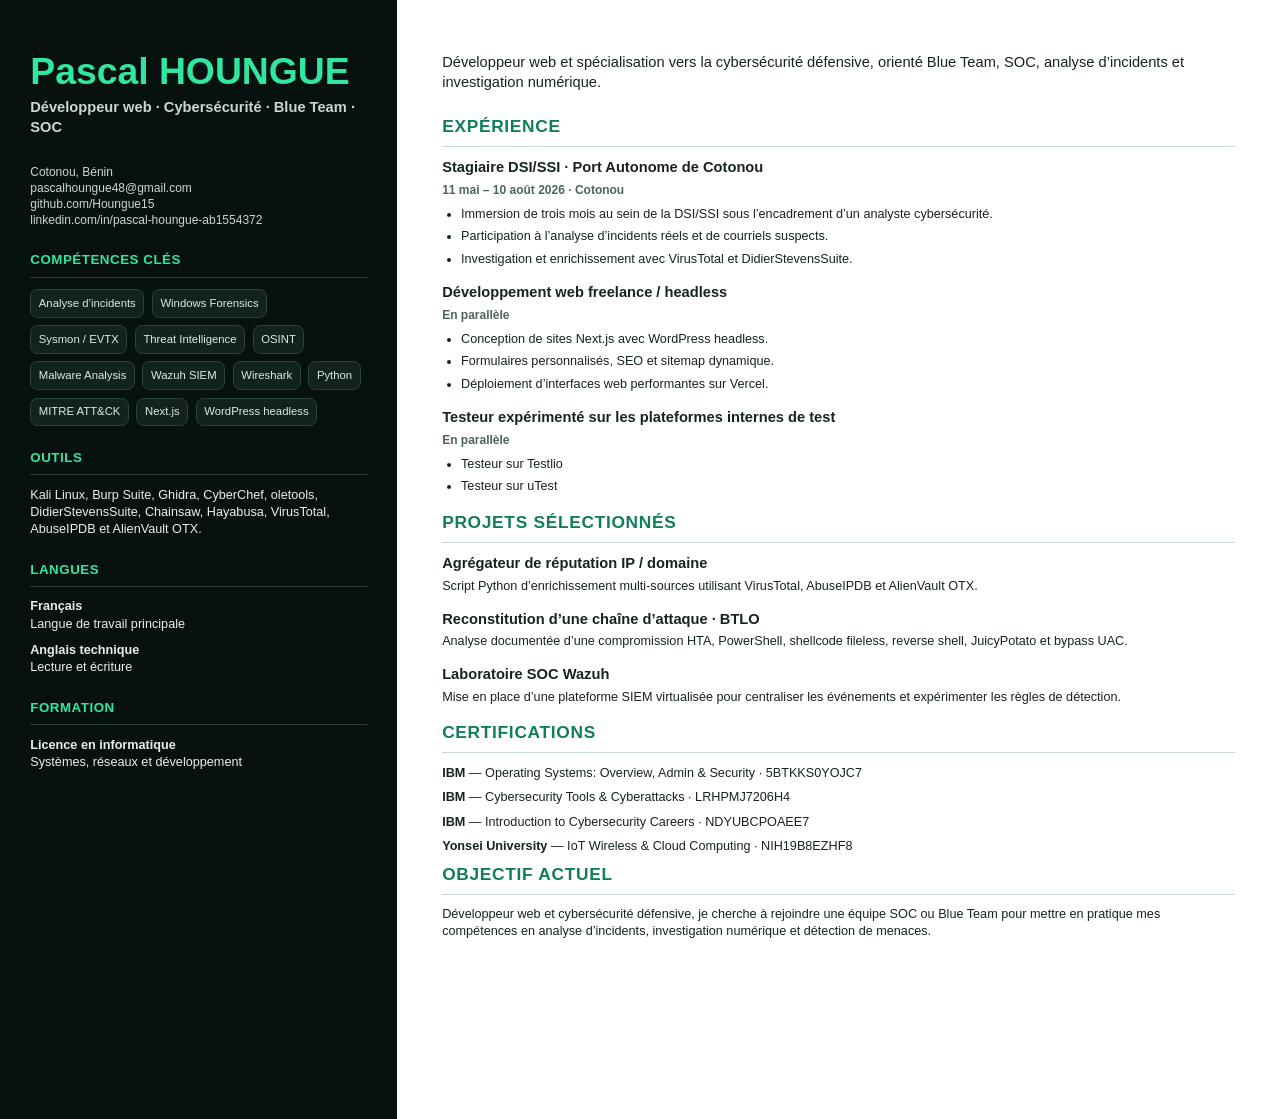
<file: assets/cv/pascal-cv.html>
<!doctype html>
<html lang="fr">
  <head>
    <meta charset="UTF-8">
    <title>CV Pascal HOUNGUE Développeur web — Cybersécurité</title>
    <style>
      @page {
        size: A4;
        margin: 0;
      }

      * {
        box-sizing: border-box;
      }

      body {
        margin: 0;
        color: #17231f;
        background: white;
        font-family: Arial, sans-serif;
        font-size: 9.5pt;
        line-height: 1.35;
      }

      main {
        display: grid;
        grid-template-columns: 31% 69%;
        height: 296mm;
        overflow: hidden;
      }

      aside {
        padding: 14mm 8mm;
        color: #e6f1ed;
        background: #07110f;
      }

      article {
        padding: 14mm 12mm;
      }

      h1,
      h2,
      h3,
      p {
        margin-top: 0;
      }

      h1 {
        margin-bottom: 2mm;
        color: #32e6a1;
        font-size: 28pt;
        line-height: 1;
      }

      .role {
        margin-bottom: 7mm;
        color: #c8d8d2;
        font-size: 11pt;
        font-weight: 700;
      }

      h2 {
        margin: 0 0 3mm;
        padding-bottom: 2mm;
        color: #117e58;
        border-bottom: 1px solid #cbd8d3;
        font-size: 13pt;
        letter-spacing: 0.04em;
        text-transform: uppercase;
      }

      aside h2 {
        margin-top: 6mm;
        color: #32e6a1;
        border-color: #29423a;
        font-size: 10pt;
      }

      h3 {
        margin-bottom: 1mm;
        font-size: 11pt;
      }

      p {
        margin-bottom: 2.5mm;
      }

      ul {
        margin: 0 0 4mm;
        padding-left: 5mm;
      }

      li {
        margin-bottom: 1.5mm;
      }

      .contact {
        color: #c8d8d2;
        font-size: 9pt;
        overflow-wrap: anywhere;
      }

      .tags {
        display: flex;
        flex-wrap: wrap;
        gap: 2mm;
        margin: 0;
        padding: 0;
        list-style: none;
      }

      .tags li {
        margin: 0;
        padding: 1.5mm 2mm;
        color: #dce9e4;
        background: #12231f;
        border: 1px solid #29423a;
        border-radius: 2mm;
        font-size: 8.5pt;
      }

      .item {
        margin-bottom: 4mm;
      }

      .meta {
        margin-bottom: 2mm;
        color: #4d655c;
        font-size: 9pt;
        font-weight: 700;
      }

      .summary {
        margin-bottom: 6mm;
        font-size: 11pt;
      }

      .credential {
        margin-bottom: 2mm;
        font-size: 9.5pt;
      }
    </style>
  </head>
  <body>
    <main>
      <aside>
        <h1>Pascal HOUNGUE</h1>
        <p class="role">Développeur web · Cybersécurité · Blue Team · SOC</p>

        <p class="contact">
          Cotonou, Bénin<br>
          pascalhoungue48@gmail.com<br>
          github.com/Houngue15<br>
          linkedin.com/in/pascal-houngue-ab1554372
        </p>

        <h2>Compétences clés</h2>
        <ul class="tags">
          <li>Analyse d’incidents</li>
          <li>Windows Forensics</li>
          <li>Sysmon / EVTX</li>
          <li>Threat Intelligence</li>
          <li>OSINT</li>
          <li>Malware Analysis</li>
          <li>Wazuh SIEM</li>
          <li>Wireshark</li>
          <li>Python</li>
          <li>MITRE ATT&amp;CK</li>
          <li>Next.js</li>
          <li>WordPress headless</li>
        </ul>

        <h2>Outils</h2>
        <p>
          Kali Linux, Burp Suite, Ghidra, CyberChef, oletools,
          DidierStevensSuite, Chainsaw, Hayabusa, VirusTotal,
          AbuseIPDB et AlienVault OTX.
        </p>

        <h2>Langues</h2>
        <p>
          <strong>Français</strong><br>
          Langue de travail principale
        </p>
        <p>
          <strong>Anglais technique</strong><br>
          Lecture et écriture
        </p>

        <h2>Formation</h2>
        <p>
          <strong>Licence en informatique</strong><br>
          Systèmes, réseaux et développement
        </p>
      </aside>

      <article>
        <p class="summary">
          Développeur web et spécialisation vers la cybersécurité défensive, orienté
          Blue Team, SOC, analyse d’incidents et investigation numérique.
        </p>

        <h2>Expérience</h2>
        <section class="item">
          <h3>Stagiaire DSI/SSI · Port Autonome de Cotonou</h3>
          <p class="meta">11 mai – 10 août 2026 · Cotonou</p>
          <ul>
            <li>
              Immersion de trois mois au sein de la DSI/SSI sous l’encadrement d’un
              analyste cybersécurité.
            </li>
            <li>
              Participation à l’analyse d’incidents réels et de courriels suspects.
            </li>
            <li>
              Investigation et enrichissement avec VirusTotal et DidierStevensSuite.
            </li>
          </ul>
        </section>

        <section class="item">
          <h3>Développement web freelance / headless</h3>
          <p class="meta">En parallèle</p>
          <ul>
            <li>Conception de sites Next.js avec WordPress headless.</li>
            <li>Formulaires personnalisés, SEO et sitemap dynamique.</li>
            <li>Déploiement d’interfaces web performantes sur Vercel.</li>
          </ul>
        </section>

         <section class="item">
          <h3>Testeur expérimenté sur les plateformes internes de test</h3>
          <p class="meta">En parallèle</p>
          <ul>
            <li>Testeur sur Testlio</li>
            <li>Testeur sur uTest</li>

            
          
          </ul>
        </section>

        <h2>Projets sélectionnés</h2>
        <section class="item">
          <h3>Agrégateur de réputation IP / domaine</h3>
          <p>
            Script Python d’enrichissement multi-sources utilisant VirusTotal,
            AbuseIPDB et AlienVault OTX.
          </p>
        </section>
        <section class="item">
          <h3>Reconstitution d’une chaîne d’attaque · BTLO</h3>
          <p>
            Analyse documentée d’une compromission HTA, PowerShell, shellcode
            fileless, reverse shell, JuicyPotato et bypass UAC.
          </p>
        </section>
        <section class="item">
          <h3>Laboratoire SOC Wazuh</h3>
          <p>
            Mise en place d’une plateforme SIEM virtualisée pour centraliser les
            événements et expérimenter les règles de détection.
          </p>
        </section>

        <h2>Certifications</h2>
        <p class="credential">
          <strong>IBM</strong> — Operating Systems: Overview, Admin &amp; Security
          · 5BTKKS0YOJC7
        </p>
        <p class="credential">
          <strong>IBM</strong> — Cybersecurity Tools &amp; Cyberattacks
          · LRHPMJ7206H4
        </p>
        <p class="credential">
          <strong>IBM</strong> — Introduction to Cybersecurity Careers
          · NDYUBCPOAEE7
        </p>
        <p class="credential">
          <strong>Yonsei University</strong> — IoT Wireless &amp; Cloud Computing
          · NIH19B8EZHF8
        </p>

        <h2>Objectif actuel</h2>
        <p>
          Développeur web et cybersécurité défensive, je cherche à rejoindre une
          équipe SOC ou Blue Team pour mettre en pratique mes compétences en
          analyse d’incidents, investigation numérique et détection de menaces.
        </p>
      </article>
    </main>
  </body>
</html>
</file>
<file: css/style.css>
:root {
  --color-bg: #07110f;
  --color-bg-deep: #040a09;
  --color-surface: #0e1b18;
  --color-surface-raised: #12231f;
  --color-border: #203832;
  --color-text: #e6f1ed;
  --color-text-muted: #9ab0a8;
  --color-primary: #32e6a1;
  --color-primary-dark: #19b87c;
  --color-secondary: #38bdf8;
  --color-danger: #ff6b6b;
  --font-body: Inter, ui-sans-serif, system-ui, -apple-system, BlinkMacSystemFont, "Segoe UI",
    sans-serif;
  --font-mono: "SFMono-Regular", Consolas, "Liberation Mono", Menlo, monospace;
  --container: 1180px;
  --header-height: 4.5rem;
  --radius-sm: 0.5rem;
  --radius-md: 1rem;
  --radius-lg: 1.5rem;
  --shadow: 0 1.5rem 4rem rgb(0 0 0 / 22%);
  --transition: 180ms ease;
}

*,
*::before,
*::after {
  box-sizing: border-box;
}

html {
  scroll-behavior: smooth;
  scroll-padding-top: calc(var(--header-height) + 1rem);
}

body {
  min-width: 320px;
  margin: 0;
  color: var(--color-text);
  background:
    radial-gradient(circle at 15% 5%, rgb(50 230 161 / 8%), transparent 25rem),
    var(--color-bg);
  font-family: var(--font-body);
  font-size: 1rem;
  line-height: 1.7;
  text-rendering: optimizeLegibility;
  -webkit-font-smoothing: antialiased;
}

body.nav-open {
  overflow: hidden;
}

::selection {
  color: var(--color-bg-deep);
  background: var(--color-primary);
}

img {
  display: block;
  max-width: 100%;
  height: auto;
}

a {
  color: inherit;
  text-decoration: none;
}

button,
input,
textarea {
  font: inherit;
}

button,
a {
  -webkit-tap-highlight-color: transparent;
}

:focus-visible {
  outline: 3px solid var(--color-secondary);
  outline-offset: 4px;
}

h1,
h2,
h3,
p {
  margin-top: 0;
}

h1,
h2,
h3 {
  line-height: 1.15;
}

h1,
h2 {
  letter-spacing: -0.04em;
}

h1 {
  margin-bottom: 1.5rem;
  font-size: clamp(2.7rem, 13vw, 5.75rem);
}

h1 > span {
  color: var(--color-primary);
}

h1 small {
  display: block;
  min-height: 4.5em;
  margin-top: 1.25rem;
  color: var(--color-text);
  font-family: var(--font-mono);
  font-size: clamp(1rem, 4.7vw, 1.35rem);
  font-weight: 500;
  letter-spacing: -0.025em;
  line-height: 1.5;
}

h2 {
  margin-bottom: 1rem;
  font-size: clamp(2rem, 9vw, 3.75rem);
}

h3 {
  margin-bottom: 0.75rem;
  font-size: 1.2rem;
}

.container {
  width: min(100% - 2rem, var(--container));
  margin-inline: auto;
}

.section {
  position: relative;
  padding-block: 5rem;
}

.section-muted {
  background: rgb(14 27 24 / 72%);
  border-block: 1px solid rgb(32 56 50 / 70%);
}

.section-heading {
  max-width: 48rem;
  margin-bottom: 2.5rem;
}

.section-heading > p:last-child {
  max-width: 42rem;
  margin-bottom: 0;
  color: var(--color-text-muted);
}

.eyebrow {
  display: flex;
  align-items: center;
  gap: 0.65rem;
  margin-bottom: 1rem;
  color: var(--color-primary);
  font-family: var(--font-mono);
  font-size: 0.78rem;
  font-weight: 700;
  letter-spacing: 0.09em;
  text-transform: uppercase;
}

.status-dot {
  width: 0.55rem;
  height: 0.55rem;
  background: var(--color-primary);
  border-radius: 50%;
  box-shadow: 0 0 0.8rem var(--color-primary);
  animation: pulse 2s infinite;
}

.skip-link {
  position: fixed;
  top: 0.75rem;
  left: 0.75rem;
  z-index: 1000;
  padding: 0.75rem 1rem;
  color: var(--color-bg-deep);
  background: var(--color-primary);
  border-radius: var(--radius-sm);
  font-weight: 800;
  transform: translateY(-150%);
  transition: transform var(--transition);
}

.skip-link:focus {
  transform: translateY(0);
}

.site-header {
  position: fixed;
  inset: 0 0 auto;
  z-index: 100;
  height: var(--header-height);
  background: rgb(7 17 15 / 84%);
  border-bottom: 1px solid transparent;
  backdrop-filter: blur(1rem);
  transition:
    border-color var(--transition),
    box-shadow var(--transition);
}

.site-header.is-scrolled {
  border-color: var(--color-border);
  box-shadow: 0 0.5rem 2rem rgb(0 0 0 / 20%);
}

.navbar {
  display: flex;
  align-items: center;
  justify-content: space-between;
  height: 100%;
}

.brand {
  position: relative;
  z-index: 102;
  color: var(--color-text);
  font-family: var(--font-mono);
  font-size: 1.05rem;
  font-weight: 800;
}

.brand span {
  color: var(--color-primary);
}

.nav-toggle {
  position: relative;
  z-index: 102;
  display: grid;
  place-content: center;
  width: 2.85rem;
  height: 2.85rem;
  padding: 0;
  color: var(--color-text);
  background: var(--color-surface);
  border: 1px solid var(--color-border);
  border-radius: var(--radius-sm);
  cursor: pointer;
}

.nav-toggle span {
  display: block;
  width: 1.25rem;
  height: 2px;
  margin: 0.15rem;
  background: currentColor;
  transition:
    transform var(--transition),
    opacity var(--transition);
}

.nav-toggle[aria-expanded="true"] span:first-child {
  transform: translateY(0.3rem) rotate(45deg);
}

.nav-toggle[aria-expanded="true"] span:nth-child(2) {
  opacity: 0;
}

.nav-toggle[aria-expanded="true"] span:last-child {
  transform: translateY(-0.3rem) rotate(-45deg);
}

.nav-menu {
  position: fixed;
  inset: 0;
  z-index: 101;
  display: flex;
  flex-direction: column;
  align-items: center;
  justify-content: center;
  gap: 1.35rem;
  padding: 6rem 2rem 3rem;
  background:
    radial-gradient(circle at top right, rgb(50 230 161 / 10%), transparent 22rem),
    var(--color-bg-deep);
  visibility: hidden;
  opacity: 0;
  transform: translateY(-1rem);
  transition:
    visibility var(--transition),
    opacity var(--transition),
    transform var(--transition);
}

.nav-menu.is-open {
  visibility: visible;
  opacity: 1;
  transform: translateY(0);
}

.nav-menu a {
  color: var(--color-text-muted);
  font-family: var(--font-mono);
  font-size: 1.1rem;
  font-weight: 700;
  transition: color var(--transition);
}

.nav-menu a:hover,
.nav-menu a.active {
  color: var(--color-primary);
}

.nav-menu .nav-cta {
  padding: 0.65rem 1rem;
  color: var(--color-primary);
  border: 1px solid var(--color-primary);
  border-radius: var(--radius-sm);
}

.hero {
  display: grid;
  min-height: 100svh;
  padding-top: calc(var(--header-height) + 3.5rem);
  overflow: hidden;
}

.hero::before {
  position: absolute;
  inset: 0;
  z-index: -1;
  background-image:
    linear-gradient(rgb(50 230 161 / 4%) 1px, transparent 1px),
    linear-gradient(90deg, rgb(50 230 161 / 4%) 1px, transparent 1px);
  background-size: 3rem 3rem;
  mask-image: linear-gradient(to bottom, black, transparent 85%);
  content: "";
}

.hero-grid {
  display: grid;
  align-items: center;
  gap: 3.5rem;
}

.hero-copy {
  max-width: 47rem;
}

.hero-lead {
  max-width: 43rem;
  margin-bottom: 2rem;
  color: var(--color-text-muted);
  font-size: clamp(1rem, 3.5vw, 1.2rem);
}

.hero-actions {
  display: flex;
  flex-wrap: wrap;
  gap: 0.75rem;
  margin-bottom: 2rem;
}

.button {
  display: inline-flex;
  align-items: center;
  justify-content: center;
  gap: 0.65rem;
  min-height: 3rem;
  padding: 0.7rem 1.1rem;
  border: 1px solid transparent;
  border-radius: var(--radius-sm);
  font-family: var(--font-mono);
  font-size: 0.86rem;
  font-weight: 800;
  cursor: pointer;
  transition:
    color var(--transition),
    background var(--transition),
    border-color var(--transition),
    transform var(--transition),
    box-shadow var(--transition);
}

.button:hover {
  transform: translateY(-2px);
}

.button-primary {
  color: var(--color-bg-deep);
  background: var(--color-primary);
  box-shadow: 0 0.75rem 2.5rem rgb(50 230 161 / 13%);
}

.button-primary:hover {
  background: #68f0bd;
  box-shadow: 0 0.75rem 2.5rem rgb(50 230 161 / 23%);
}

.button-secondary {
  color: var(--color-text);
  background: var(--color-surface);
  border-color: var(--color-border);
}

.button-secondary:hover {
  border-color: var(--color-primary);
}

.button-text {
  color: var(--color-text-muted);
}

.button-text:hover {
  color: var(--color-primary);
}

.social-links {
  display: flex;
  flex-wrap: wrap;
  gap: 1rem 1.5rem;
  font-family: var(--font-mono);
  font-size: 0.8rem;
}

.social-links a {
  color: var(--color-text-muted);
  border-bottom: 1px solid transparent;
  transition:
    color var(--transition),
    border-color var(--transition);
}

.social-links a:hover {
  color: var(--color-primary);
  border-color: currentColor;
}

.terminal-card {
  width: 100%;
  max-width: 32rem;
  margin-inline: auto;
  overflow: hidden;
  background: rgb(4 10 9 / 90%);
  border: 1px solid var(--color-border);
  border-radius: var(--radius-lg);
  box-shadow: var(--shadow), 0 0 5rem rgb(50 230 161 / 7%);
}

.terminal-bar {
  display: flex;
  align-items: center;
  gap: 0.45rem;
  min-height: 3rem;
  padding-inline: 1rem;
  background: var(--color-surface);
  border-bottom: 1px solid var(--color-border);
}

.terminal-bar > span {
  width: 0.65rem;
  height: 0.65rem;
  background: var(--color-danger);
  border-radius: 50%;
}

.terminal-bar > span:nth-child(2) {
  background: #f5c451;
}

.terminal-bar > span:nth-child(3) {
  background: var(--color-primary);
}

.terminal-bar p {
  margin: 0 0 0 0.4rem;
  color: var(--color-text-muted);
  font-family: var(--font-mono);
  font-size: 0.7rem;
}

.terminal-body {
  min-height: 24rem;
  padding: 1.5rem;
  font-family: var(--font-mono);
  font-size: clamp(0.76rem, 3.2vw, 0.9rem);
}

.terminal-body p {
  margin-bottom: 0.65rem;
}

.terminal-body .prompt {
  color: var(--color-primary);
}

.terminal-output {
  margin-bottom: 1.4rem;
  padding-left: 1rem;
  color: var(--color-text-muted);
  list-style: none;
}

ul.terminal-output li::before {
  margin-right: 0.6rem;
  color: var(--color-secondary);
  content: "›";
}

.terminal-output.accent {
  color: var(--color-primary);
}

.about-grid {
  display: grid;
  gap: 1rem;
}

.about-content {
  max-width: 48rem;
}

.about-content > p {
  color: var(--color-text-muted);
}

.about-content .lead {
  color: var(--color-text);
  font-size: 1.2rem;
  font-weight: 600;
}

.profile-facts {
  display: grid;
  gap: 0.75rem;
  margin: 2rem 0 0;
}

.profile-facts div {
  padding: 1rem;
  background: var(--color-surface);
  border: 1px solid var(--color-border);
  border-radius: var(--radius-sm);
}

.profile-facts dt {
  margin-bottom: 0.2rem;
  color: var(--color-primary);
  font-family: var(--font-mono);
  font-size: 0.72rem;
  font-weight: 800;
  text-transform: uppercase;
}

.profile-facts dd {
  margin: 0;
  font-weight: 700;
}

.skills-grid {
  display: grid;
  gap: 1rem;
}

.skill-card {
  position: relative;
  min-width: 0;
  padding: 1.5rem;
  overflow: hidden;
  background: linear-gradient(145deg, var(--color-surface-raised), var(--color-surface));
  border: 1px solid var(--color-border);
  border-radius: var(--radius-md);
  transition:
    border-color var(--transition),
    transform var(--transition),
    box-shadow var(--transition);
}

.skill-card:hover {
  border-color: rgb(50 230 161 / 50%);
  box-shadow: 0 1rem 2.5rem rgb(0 0 0 / 16%);
  transform: translateY(-4px);
}

.skill-card h3 {
  max-width: calc(100% - 3rem);
  margin-bottom: 1.25rem;
  font-family: var(--font-mono);
}

.card-index {
  position: absolute;
  top: 1rem;
  right: 1rem;
  color: var(--color-primary);
  font-family: var(--font-mono);
  font-size: 0.7rem;
}

.tag-list {
  display: flex;
  flex-wrap: wrap;
  gap: 0.5rem;
}

.tag-list span,
.project-stack li {
  padding: 0.35rem 0.55rem;
  color: var(--color-text-muted);
  background: rgb(4 10 9 / 50%);
  border: 1px solid var(--color-border);
  border-radius: 999px;
  font-family: var(--font-mono);
  font-size: 0.68rem;
  line-height: 1.3;
}

.certification-list {
  display: grid;
  gap: 0.75rem;
}

.certification-card {
  display: grid;
  grid-template-columns: auto 1fr;
  gap: 1rem;
  align-items: center;
  padding: 1.25rem;
  background: var(--color-surface);
  border: 1px solid var(--color-border);
  border-radius: var(--radius-md);
  transition:
    border-color var(--transition),
    transform var(--transition);
}

.certification-card:hover {
  border-color: rgb(50 230 161 / 50%);
  transform: translateX(4px);
}

.certification-icon {
  display: grid;
  place-content: center;
  width: 3rem;
  height: 3rem;
  color: white;
  background: #1261a0;
  border-radius: var(--radius-sm);
  font-family: var(--font-mono);
  font-size: 0.75rem;
  font-weight: 900;
}

.university-icon {
  background: #163e87;
}

.certification-provider {
  margin-bottom: 0.15rem;
  color: var(--color-primary);
  font-family: var(--font-mono);
  font-size: 0.66rem;
  font-weight: 800;
  letter-spacing: 0.08em;
  text-transform: uppercase;
}

.certification-card h3 {
  margin-bottom: 0.35rem;
  font-size: 1rem;
}

.certification-card div > p:last-child {
  margin-bottom: 0;
  color: var(--color-text-muted);
  font-family: var(--font-mono);
  font-size: 0.7rem;
}

.certification-card > a {
  grid-column: 2;
  width: fit-content;
  color: var(--color-secondary);
  font-family: var(--font-mono);
  font-size: 0.72rem;
  font-weight: 700;
}

.certification-card > a:hover {
  color: var(--color-primary);
}

.projects-grid {
  display: grid;
  gap: 1.25rem;
}

.project-card {
  display: flex;
  flex-direction: column;
  min-width: 0;
  overflow: hidden;
  background: var(--color-surface);
  border: 1px solid var(--color-border);
  border-radius: var(--radius-md);
  transition:
    border-color var(--transition),
    transform var(--transition),
    box-shadow var(--transition);
}

.project-card:hover {
  border-color: rgb(50 230 161 / 50%);
  box-shadow: var(--shadow);
  transform: translateY(-4px);
}

.project-image {
  display: block;
  overflow: hidden;
  aspect-ratio: 16 / 10;
  background: var(--color-bg-deep);
  border-bottom: 1px solid var(--color-border);
}

.project-image img {
  width: 100%;
  height: 100%;
  object-fit: cover;
  transition:
    transform 400ms ease,
    filter 400ms ease;
}

.project-card:hover .project-image img {
  filter: saturate(1.15);
  transform: scale(1.025);
}

.project-content {
  display: flex;
  flex: 1;
  flex-direction: column;
  padding: 1.35rem;
}

.project-type {
  margin-bottom: 0.55rem;
  color: var(--color-primary);
  font-family: var(--font-mono);
  font-size: 0.68rem;
  font-weight: 800;
  letter-spacing: 0.04em;
  text-transform: uppercase;
}

.project-content > p:not(.project-type) {
  margin-bottom: 1.2rem;
  color: var(--color-text-muted);
  font-size: 0.93rem;
}

.project-stack {
  display: flex;
  flex-wrap: wrap;
  gap: 0.4rem;
  margin: auto 0 1.25rem;
  padding: 0;
  list-style: none;
}

.project-links {
  display: flex;
  flex-wrap: wrap;
  gap: 1rem;
}

.project-links a {
  color: var(--color-secondary);
  font-family: var(--font-mono);
  font-size: 0.76rem;
  font-weight: 800;
}

.project-links a:hover {
  color: var(--color-primary);
}

.timeline {
  position: relative;
  max-width: 52rem;
  margin: 0;
  padding: 0;
  list-style: none;
}

.timeline::before {
  position: absolute;
  top: 0.6rem;
  bottom: 1rem;
  left: 0.38rem;
  width: 1px;
  background: var(--color-border);
  content: "";
}

.timeline-item {
  position: relative;
  padding: 0 0 2.5rem 2.25rem;
}

.timeline-item:last-child {
  padding-bottom: 0;
}

.timeline-marker {
  position: absolute;
  top: 0.4rem;
  left: 0;
  width: 0.8rem;
  height: 0.8rem;
  background: var(--color-bg);
  border: 2px solid var(--color-text-muted);
  border-radius: 50%;
}

.timeline-current .timeline-marker {
  background: var(--color-primary);
  border-color: var(--color-primary);
  box-shadow: 0 0 1rem rgb(50 230 161 / 65%);
}

.timeline-content {
  padding: 1.25rem;
  background: var(--color-surface);
  border: 1px solid var(--color-border);
  border-radius: var(--radius-md);
}

.timeline-content > p:first-child {
  margin-bottom: 0.35rem;
  color: var(--color-primary);
  font-family: var(--font-mono);
  font-size: 0.7rem;
  font-weight: 800;
  text-transform: uppercase;
}

.timeline-content > p:last-child {
  margin-bottom: 0;
  color: var(--color-text-muted);
  font-size: 0.92rem;
}

.contact-section {
  overflow: hidden;
}

.contact-section::before {
  position: absolute;
  right: -10rem;
  bottom: -15rem;
  z-index: -1;
  width: 35rem;
  height: 35rem;
  background: rgb(50 230 161 / 8%);
  border-radius: 50%;
  filter: blur(2rem);
  content: "";
}

.contact-grid {
  display: grid;
  gap: 3rem;
}

.contact-copy > p:not(.eyebrow) {
  max-width: 36rem;
  color: var(--color-text-muted);
}

.contact-links {
  display: flex;
  flex-direction: column;
  align-items: flex-start;
  gap: 0.75rem;
  margin-top: 2rem;
  font-family: var(--font-mono);
  font-size: 0.82rem;
}

.contact-links a {
  color: var(--color-secondary);
}

.contact-links a:hover {
  color: var(--color-primary);
}

.contact-form {
  padding: 1.25rem;
  background: var(--color-surface);
  border: 1px solid var(--color-border);
  border-radius: var(--radius-md);
  box-shadow: var(--shadow);
}

.form-field {
  margin-bottom: 1rem;
}

.form-field label {
  display: block;
  margin-bottom: 0.35rem;
  font-family: var(--font-mono);
  font-size: 0.75rem;
  font-weight: 800;
}

.form-field input,
.form-field textarea {
  width: 100%;
  color: var(--color-text);
  background: var(--color-bg-deep);
  border: 1px solid var(--color-border);
  border-radius: var(--radius-sm);
  outline: none;
  transition:
    border-color var(--transition),
    box-shadow var(--transition);
}

.form-field input {
  min-height: 3rem;
  padding-inline: 0.9rem;
}

.form-field textarea {
  min-height: 9rem;
  padding: 0.75rem 0.9rem;
  resize: vertical;
}

.form-field input::placeholder,
.form-field textarea::placeholder {
  color: #6f837c;
}

.form-field input:focus,
.form-field textarea:focus {
  border-color: var(--color-primary);
  box-shadow: 0 0 0 3px rgb(50 230 161 / 12%);
}

.contact-form .button {
  width: 100%;
}

.form-note {
  margin: 1rem 0 0;
  color: var(--color-text-muted);
  font-size: 0.72rem;
}

.site-footer {
  padding-block: 2rem;
  background: var(--color-bg-deep);
  border-top: 1px solid var(--color-border);
}

.footer-inner {
  display: flex;
  flex-direction: column;
  align-items: flex-start;
  gap: 0.75rem;
}

.footer-inner p {
  margin: 0;
  color: var(--color-text-muted);
  font-size: 0.78rem;
}

.footer-inner > a:last-child {
  color: var(--color-primary);
  font-family: var(--font-mono);
  font-size: 0.75rem;
  font-weight: 800;
}

.js .reveal {
  opacity: 0;
  transform: translateY(1.5rem);
  transition:
    opacity 600ms ease,
    transform 600ms ease;
}

.js .reveal.is-visible {
  opacity: 1;
  transform: translateY(0);
}

@keyframes pulse {
  50% {
    opacity: 0.45;
    box-shadow: 0 0 0.25rem var(--color-primary);
  }
}

@media (min-width: 48rem) {
  :root {
    --header-height: 5rem;
  }

  .container {
    width: min(100% - 3rem, var(--container));
  }

  .section {
    padding-block: 7rem;
  }

  h1 small {
    min-height: 3em;
  }

  .hero {
    padding-top: calc(var(--header-height) + 4rem);
  }

  .hero-actions {
    gap: 1rem;
  }

  .button {
    padding-inline: 1.3rem;
  }

  .about-grid {
    grid-template-columns: minmax(0, 0.85fr) minmax(0, 1.15fr);
    gap: 4rem;
  }

  .about-grid .section-heading {
    margin-bottom: 0;
  }

  .profile-facts {
    grid-template-columns: repeat(3, minmax(0, 1fr));
  }

  .skills-grid,
  .projects-grid {
    grid-template-columns: repeat(2, minmax(0, 1fr));
  }

  .certification-card {
    grid-template-columns: auto minmax(0, 1fr) auto;
    padding: 1.4rem 1.5rem;
  }

  .certification-card > a {
    grid-column: auto;
  }

  .timeline {
    margin-inline: auto;
  }

  .timeline::before {
    left: 50%;
  }

  .timeline-item {
    display: grid;
    grid-template-columns: 1fr 1fr;
    gap: 3rem;
    padding: 0 0 2.5rem;
  }

  .timeline-item:nth-child(odd) .timeline-content {
    grid-column: 1;
  }

  .timeline-item:nth-child(even) .timeline-content {
    grid-column: 2;
  }

  .timeline-marker {
    left: 50%;
    transform: translateX(-50%);
  }

  .contact-grid {
    grid-template-columns: minmax(0, 0.9fr) minmax(22rem, 1.1fr);
    align-items: start;
    gap: 5rem;
  }

  .contact-form {
    padding: 2rem;
  }

  .footer-inner {
    flex-direction: row;
    align-items: center;
    justify-content: space-between;
  }
}

@media (min-width: 64rem) {
  .nav-toggle {
    display: none;
  }

  .nav-menu {
    position: static;
    flex-direction: row;
    gap: 1.35rem;
    padding: 0;
    background: transparent;
    visibility: visible;
    opacity: 1;
    transform: none;
  }

  .nav-menu a {
    font-size: 0.74rem;
  }

  .nav-menu .nav-cta {
    margin-left: 0.4rem;
  }

  .hero-grid {
    grid-template-columns: minmax(0, 1.3fr) minmax(20rem, 0.7fr);
    gap: 5rem;
  }

  .terminal-card {
    margin-right: 0;
  }

  .skills-grid {
    grid-template-columns: repeat(3, minmax(0, 1fr));
  }

  .projects-grid {
    grid-template-columns: repeat(3, minmax(0, 1fr));
  }

  .project-featured {
    grid-column: span 2;
    display: grid;
    grid-template-columns: minmax(0, 1.1fr) minmax(0, 0.9fr);
  }

  .project-featured .project-image {
    height: 100%;
    border-right: 1px solid var(--color-border);
    border-bottom: 0;
  }
}

@media (prefers-reduced-motion: reduce) {
  html {
    scroll-behavior: auto;
  }

  *,
  *::before,
  *::after {
    scroll-behavior: auto !important;
    animation-duration: 0.01ms !important;
    animation-iteration-count: 1 !important;
    transition-duration: 0.01ms !important;
  }

  .js .reveal {
    opacity: 1;
    transform: none;
  }
}

.form-note {
  font-size: 1.1rem;
  margin-top: 1rem;
}

.form-note--success {
  color: #22c55e;
  font-weight: 600;
  font-size: 1.1rem;
}

.form-note--error {
  color: #ef4444;
  font-weight: 600;
  font-size: 1.1rem;
}
</file>
